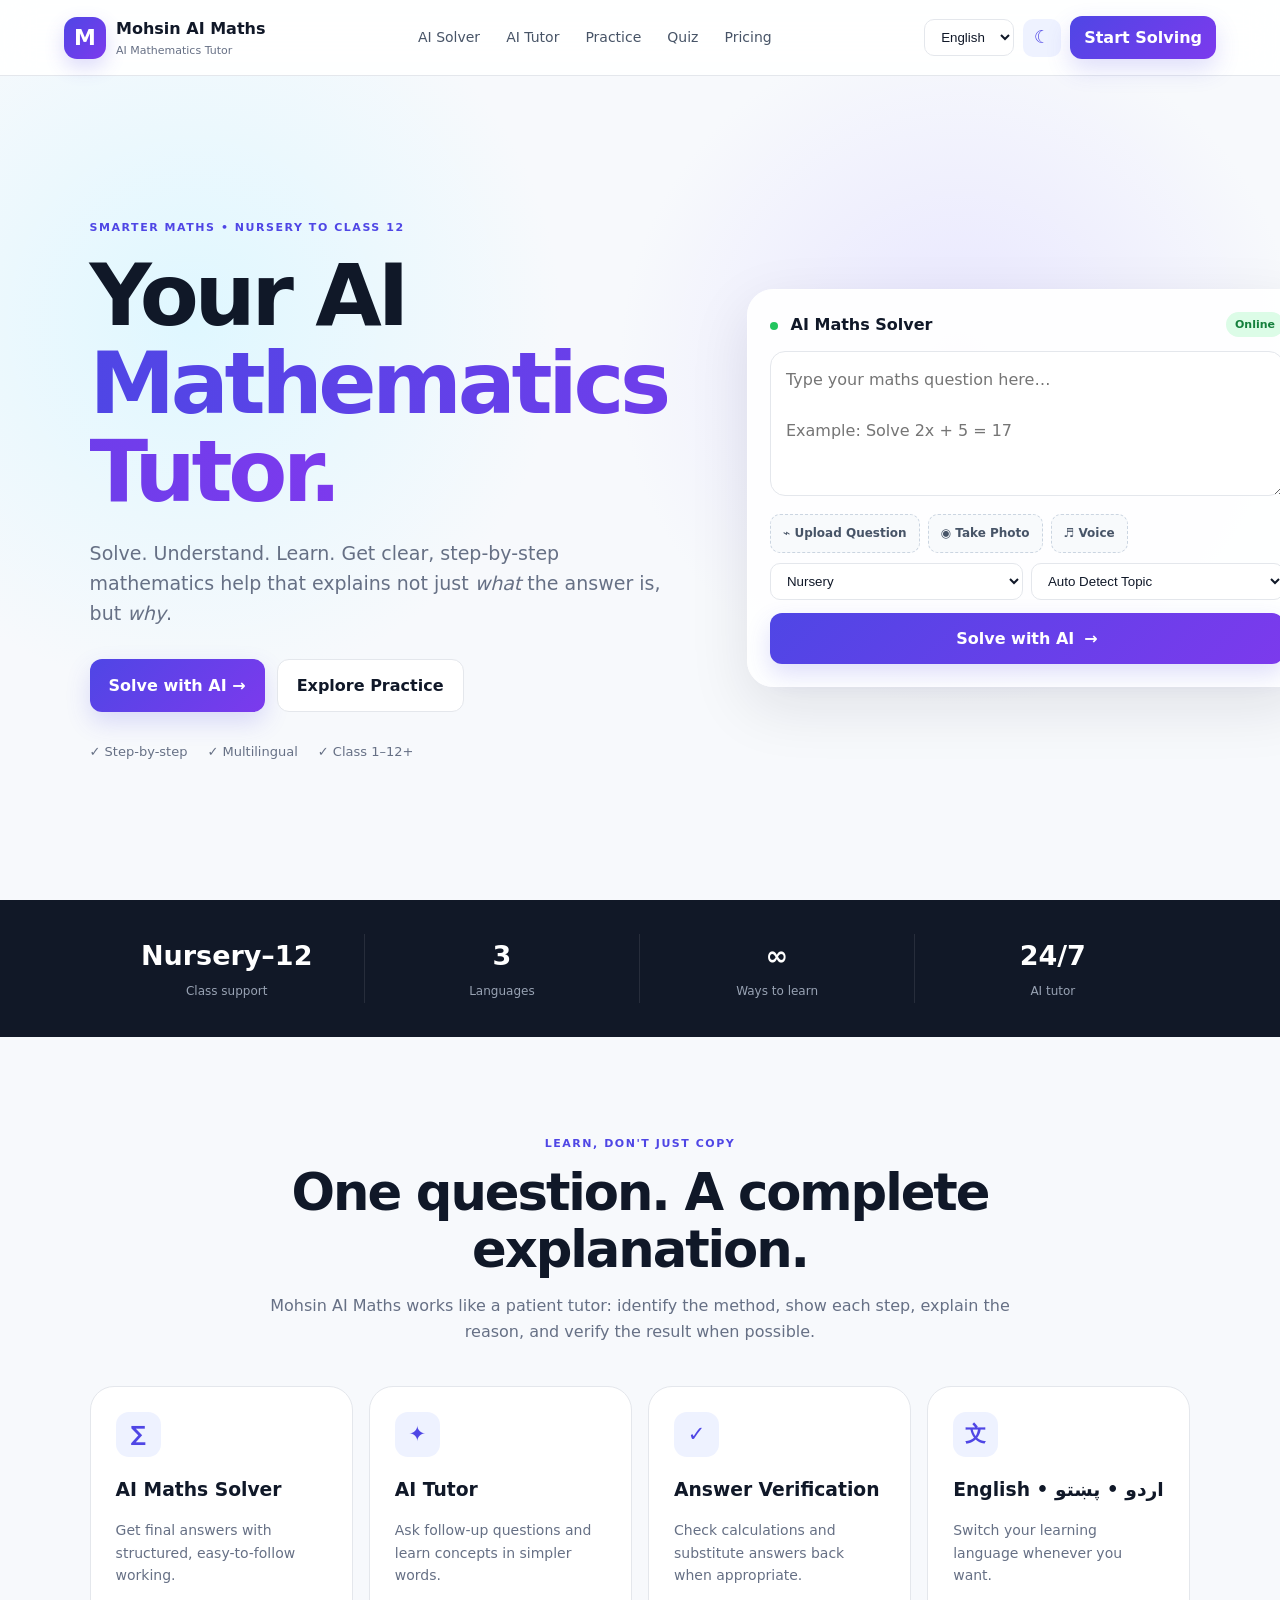
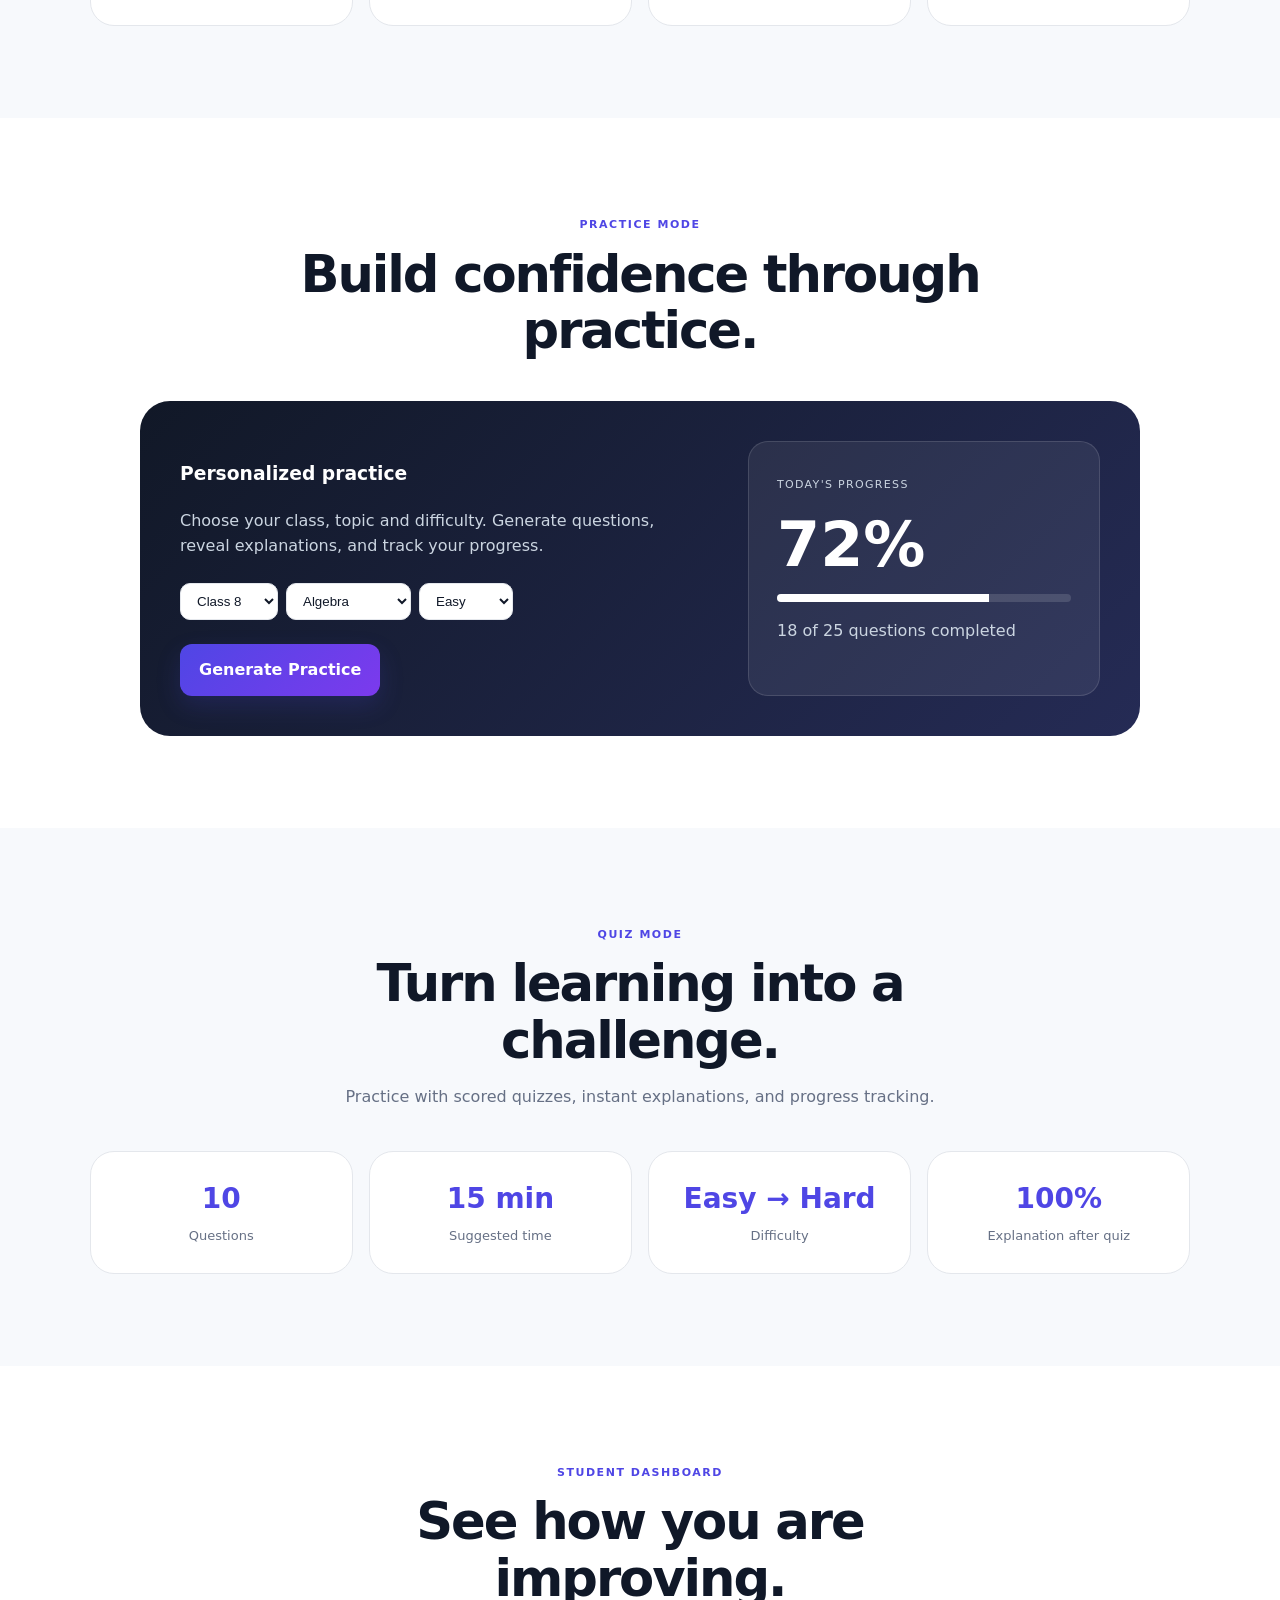
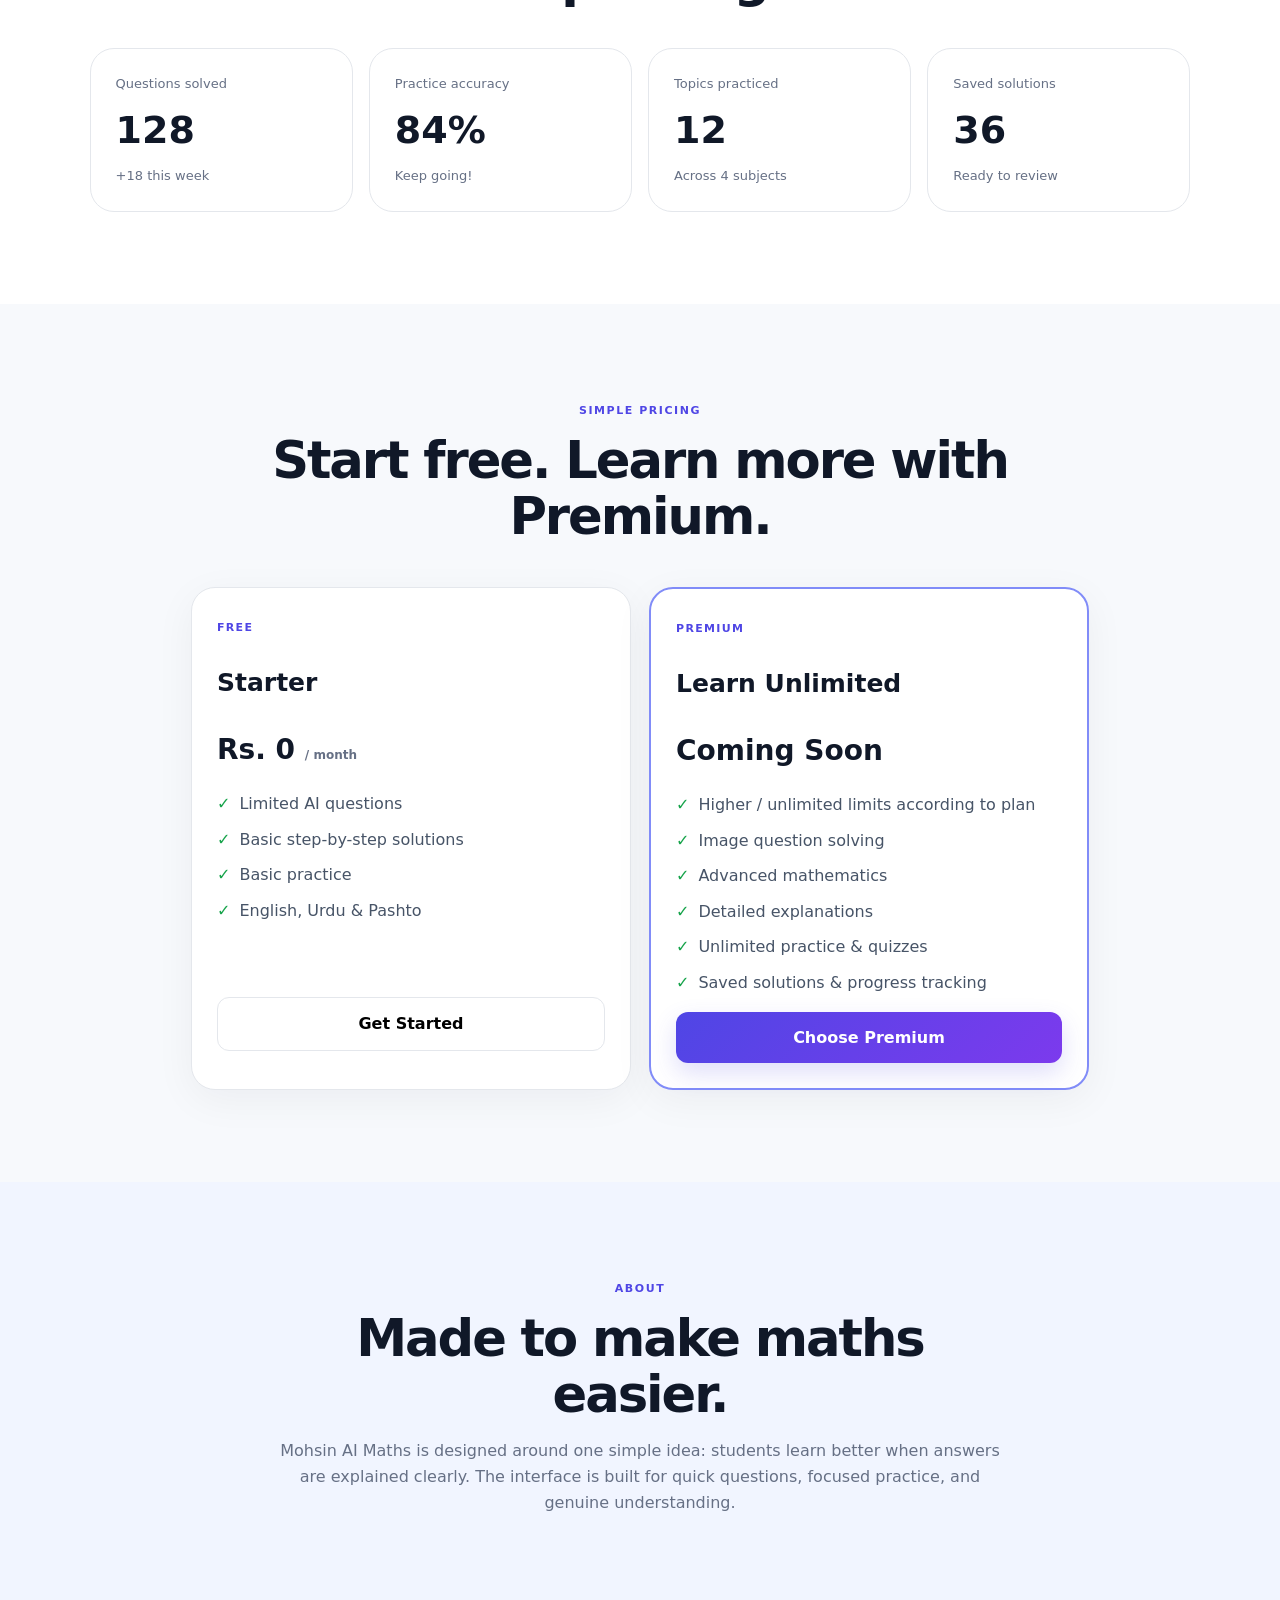
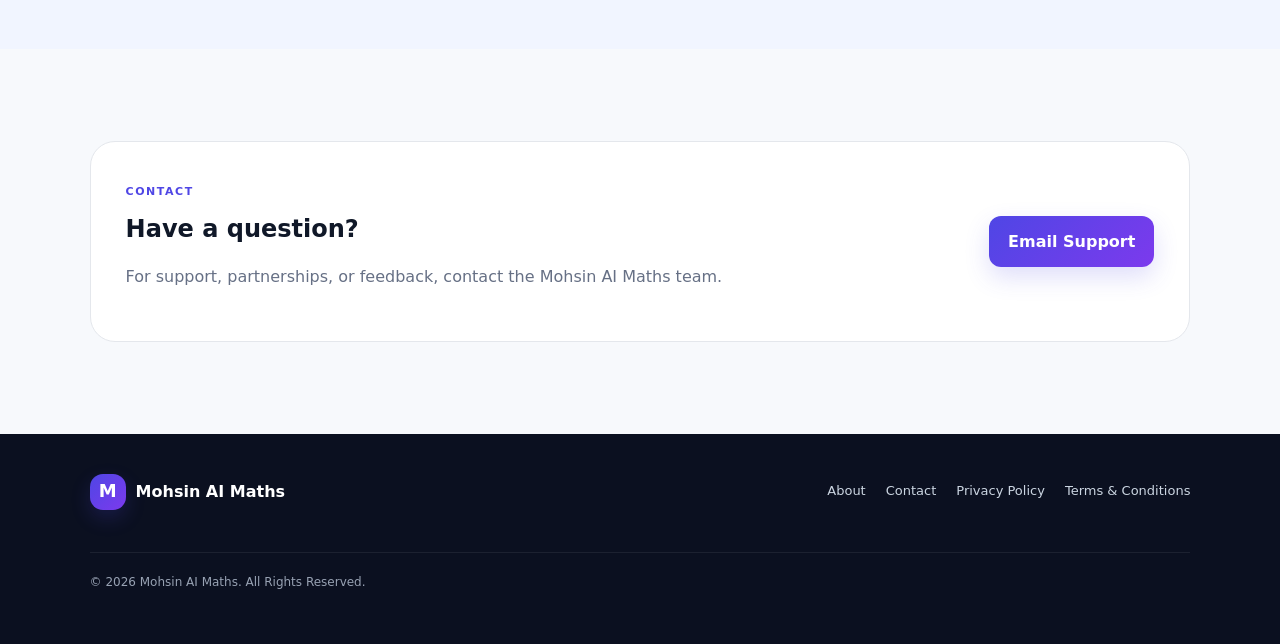
<file: index.html>
<!doctype html>
<html lang="en">
<head>
  <meta charset="utf-8">
  <meta name="viewport" content="width=device-width, initial-scale=1">
  <meta name="description" content="Mohsin AI Maths — an AI mathematics tutor for Nursery to Class 12. Solve, understand, and learn step by step.">
  <title>Mohsin AI Maths — Solve. Understand. Learn.</title>
  <link rel="icon" href="assets/logo.svg">
  <link rel="stylesheet" href="styles.css">
</head>
<body>
  <header class="topbar">
    <a class="brand" href="#home" aria-label="Mohsin AI Maths home">
      <span class="logo">M</span><span><b>Mohsin AI Maths</b><small>AI Mathematics Tutor</small></span>
    </a>
    <nav class="nav" aria-label="Main navigation">
      <a href="#solver">AI Solver</a><a href="#tutor">AI Tutor</a><a href="#practice">Practice</a><a href="#quiz">Quiz</a><a href="#pricing">Pricing</a>
    </nav>
    <div class="actions">
      <select id="lang" aria-label="Language"><option value="en">English</option><option value="ur">اردو</option><option value="ps">پښتو</option></select>
      <button class="icon-btn" id="themeBtn" aria-label="Toggle dark mode">☾</button>
      <a class="btn btn-primary small" href="#solver">Start Solving</a>
    </div>
  </header>

  <main id="home">
    <section class="hero section">
      <div class="hero-copy">
        <span class="eyebrow">SMARTER MATHS • NURSERY TO CLASS 12</span>
        <h1>Your AI<br><span>Mathematics Tutor.</span></h1>
        <p>Solve. Understand. Learn. Get clear, step-by-step mathematics help that explains not just <em>what</em> the answer is, but <em>why</em>.</p>
        <div class="hero-buttons"><a class="btn btn-primary" href="#solver">Solve with AI →</a><a class="btn btn-ghost" href="#practice">Explore Practice</a></div>
        <div class="trust"><span>✓ Step-by-step</span><span>✓ Multilingual</span><span>✓ Class 1–12+</span></div>
      </div>
      <div class="solver-card" id="solver">
        <div class="card-head"><div><span class="status-dot"></span> AI Maths Solver</div><span class="pill">Online</span></div>
        <textarea id="question" placeholder="Type your maths question here…&#10;&#10;Example: Solve 2x + 5 = 17"></textarea>
        <div class="input-row">
          <label class="upload"><input id="imageInput" type="file" accept="image/*">⌁ Upload Question</label>
          <button id="cameraBtn" class="tool-btn">◉ Take Photo</button>
          <button id="voiceBtn" class="tool-btn">♬ Voice</button>
        </div>
        <div id="imagePreview" class="preview hidden"></div>
        <div class="solver-options"><select id="classSelect"><option>Nursery</option><option>Class 1</option><option>Class 2</option><option>Class 3</option><option>Class 4</option><option>Class 5</option><option>Class 6</option><option>Class 7</option><option>Class 8</option><option>Class 9</option><option>Class 10</option><option>Class 11</option><option>Class 12</option></select><select id="topicSelect"><option>Auto Detect Topic</option><option>Arithmetic</option><option>Fractions</option><option>Algebra</option><option>Geometry</option><option>Trigonometry</option><option>Statistics</option><option>Probability</option><option>Matrices</option><option>Calculus</option><option>Word Problems</option></select></div>
        <button id="solveBtn" class="btn btn-primary solve">Solve with AI <span>→</span></button>
        <div id="result" class="result hidden"></div>
      </div>
    </section>

    <section class="stats"><div><b>Nursery–12</b><span>Class support</span></div><div><b>3</b><span>Languages</span></div><div><b>∞</b><span>Ways to learn</span></div><div><b>24/7</b><span>AI tutor</span></div></section>

    <section class="section" id="tutor">
      <div class="section-title"><span class="eyebrow">LEARN, DON'T JUST COPY</span><h2>One question. A complete explanation.</h2><p>Mohsin AI Maths works like a patient tutor: identify the method, show each step, explain the reason, and verify the result when possible.</p></div>
      <div class="feature-grid">
        <article><div class="feature-icon">∑</div><h3>AI Maths Solver</h3><p>Get final answers with structured, easy-to-follow working.</p></article>
        <article><div class="feature-icon">✦</div><h3>AI Tutor</h3><p>Ask follow-up questions and learn concepts in simpler words.</p></article>
        <article><div class="feature-icon">✓</div><h3>Answer Verification</h3><p>Check calculations and substitute answers back when appropriate.</p></article>
        <article><div class="feature-icon">文</div><h3>English • اردو • پښتو</h3><p>Switch your learning language whenever you want.</p></article>
      </div>
    </section>

    <section class="section alt" id="practice">
      <div class="section-title"><span class="eyebrow">PRACTICE MODE</span><h2>Build confidence through practice.</h2></div>
      <div class="practice-panel"><div><h3>Personalized practice</h3><p>Choose your class, topic and difficulty. Generate questions, reveal explanations, and track your progress.</p><div class="controls"><select><option>Class 8</option><option>Class 9</option><option>Class 10</option><option>Class 11</option><option>Class 12</option></select><select><option>Algebra</option><option>Fractions</option><option>Geometry</option><option>Trigonometry</option></select><select><option>Easy</option><option>Medium</option><option>Hard</option></select></div><button class="btn btn-primary" id="practiceBtn">Generate Practice</button></div><div class="practice-preview"><span class="mini-label">TODAY'S PROGRESS</span><strong>72%</strong><div class="progress"><i></i></div><p>18 of 25 questions completed</p></div></div>
    </section>

    <section class="section" id="quiz">
      <div class="section-title"><span class="eyebrow">QUIZ MODE</span><h2>Turn learning into a challenge.</h2><p>Practice with scored quizzes, instant explanations, and progress tracking.</p></div>
      <div class="quiz-grid"><div class="quiz-card"><b>10</b><span>Questions</span></div><div class="quiz-card"><b>15 min</b><span>Suggested time</span></div><div class="quiz-card"><b>Easy → Hard</b><span>Difficulty</span></div><div class="quiz-card"><b>100%</b><span>Explanation after quiz</span></div></div>
    </section>

    <section class="section alt" id="dashboard">
      <div class="section-title"><span class="eyebrow">STUDENT DASHBOARD</span><h2>See how you are improving.</h2></div>
      <div class="dashboard-grid"><div class="dash-card"><span>Questions solved</span><b>128</b><small>+18 this week</small></div><div class="dash-card"><span>Practice accuracy</span><b>84%</b><small>Keep going!</small></div><div class="dash-card"><span>Topics practiced</span><b>12</b><small>Across 4 subjects</small></div><div class="dash-card"><span>Saved solutions</span><b>36</b><small>Ready to review</small></div></div>
    </section>

    <section class="section" id="pricing">
      <div class="section-title"><span class="eyebrow">SIMPLE PRICING</span><h2>Start free. Learn more with Premium.</h2></div>
      <div class="pricing-grid">
        <article class="price-card"><span class="plan">FREE</span><h3>Starter</h3><div class="price">Rs. 0 <small>/ month</small></div><ul><li>Limited AI questions</li><li>Basic step-by-step solutions</li><li>Basic practice</li><li>English, Urdu & Pashto</li></ul><button class="btn btn-ghost">Get Started</button></article>
        <article class="price-card featured"><span class="plan">PREMIUM</span><h3>Learn Unlimited</h3><div class="price">Coming Soon</div><ul><li>Higher / unlimited limits according to plan</li><li>Image question solving</li><li>Advanced mathematics</li><li>Detailed explanations</li><li>Unlimited practice & quizzes</li><li>Saved solutions & progress tracking</li></ul><button class="btn btn-primary">Choose Premium</button></article>
      </div>
    </section>

    <section class="section about" id="about"><div class="section-title"><span class="eyebrow">ABOUT</span><h2>Made to make maths easier.</h2><p>Mohsin AI Maths is designed around one simple idea: students learn better when answers are explained clearly. The interface is built for quick questions, focused practice, and genuine understanding.</p></div></section>
    <section class="section contact" id="contact"><div class="contact-card"><div><span class="eyebrow">CONTACT</span><h2>Have a question?</h2><p>For support, partnerships, or feedback, contact the Mohsin AI Maths team.</p></div><a class="btn btn-primary" href="mailto:hello@mohsinaimaths.example">Email Support</a></div></section>
  </main>

  <footer><div class="footer-brand"><span class="logo">M</span><b>Mohsin AI Maths</b></div><div class="footer-links"><a href="#about">About</a><a href="#contact">Contact</a><a href="privacy.html">Privacy Policy</a><a href="terms.html">Terms & Conditions</a></div><p>© 2026 Mohsin AI Maths. All Rights Reserved.</p></footer>
  <script src="app.js"></script>
</body>
</html>
</file>
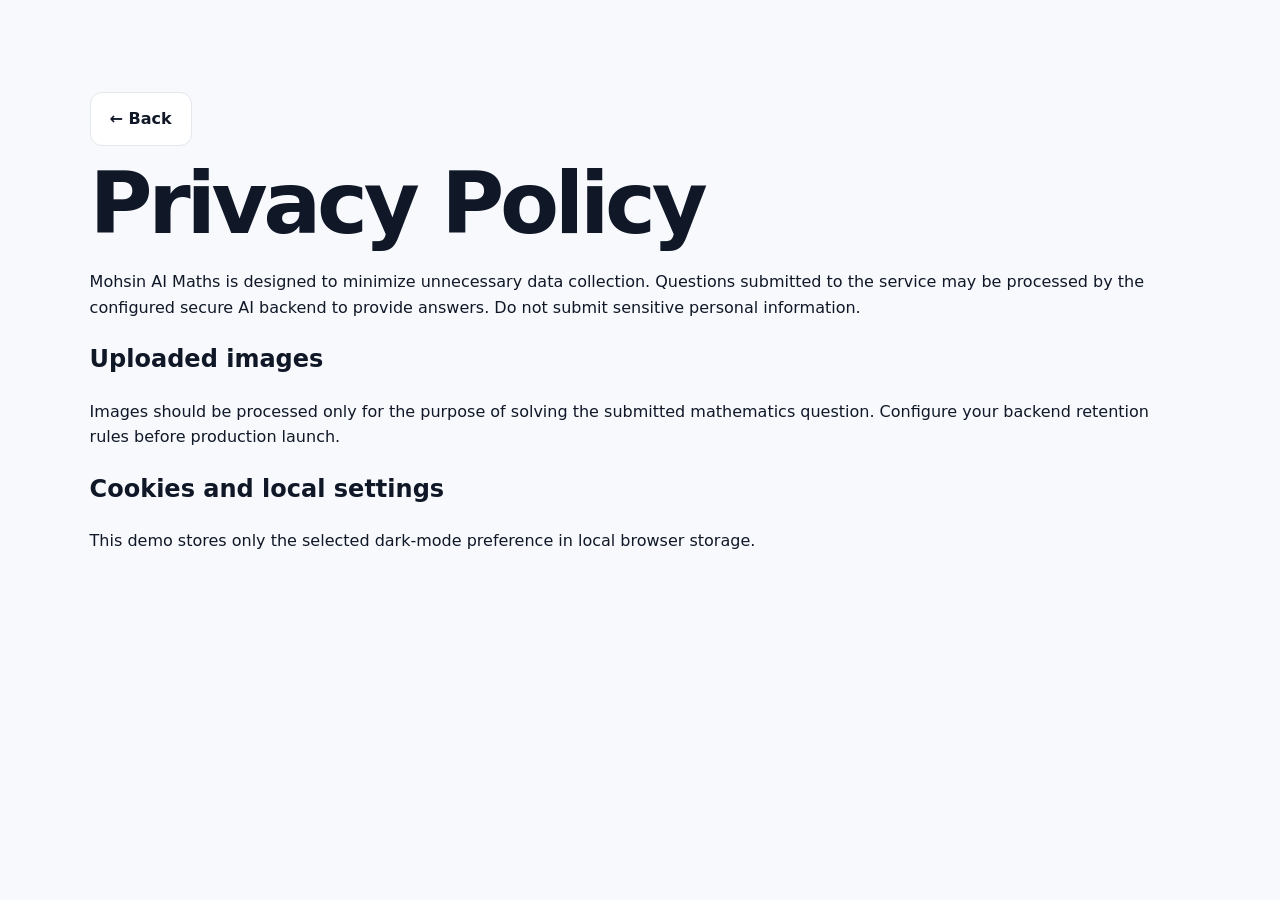
<file: privacy.html>
<!doctype html><html><head><meta charset="utf-8"><meta name="viewport" content="width=device-width,initial-scale=1"><title>Privacy Policy — Mohsin AI Maths</title><link rel="stylesheet" href="styles.css"></head><body><main class="section"><a class="btn btn-ghost" href="index.html">← Back</a><h1>Privacy Policy</h1><p>Mohsin AI Maths is designed to minimize unnecessary data collection. Questions submitted to the service may be processed by the configured secure AI backend to provide answers. Do not submit sensitive personal information.</p><h2>Uploaded images</h2><p>Images should be processed only for the purpose of solving the submitted mathematics question. Configure your backend retention rules before production launch.</p><h2>Cookies and local settings</h2><p>This demo stores only the selected dark-mode preference in local browser storage.</p></main></body></html>
</file>
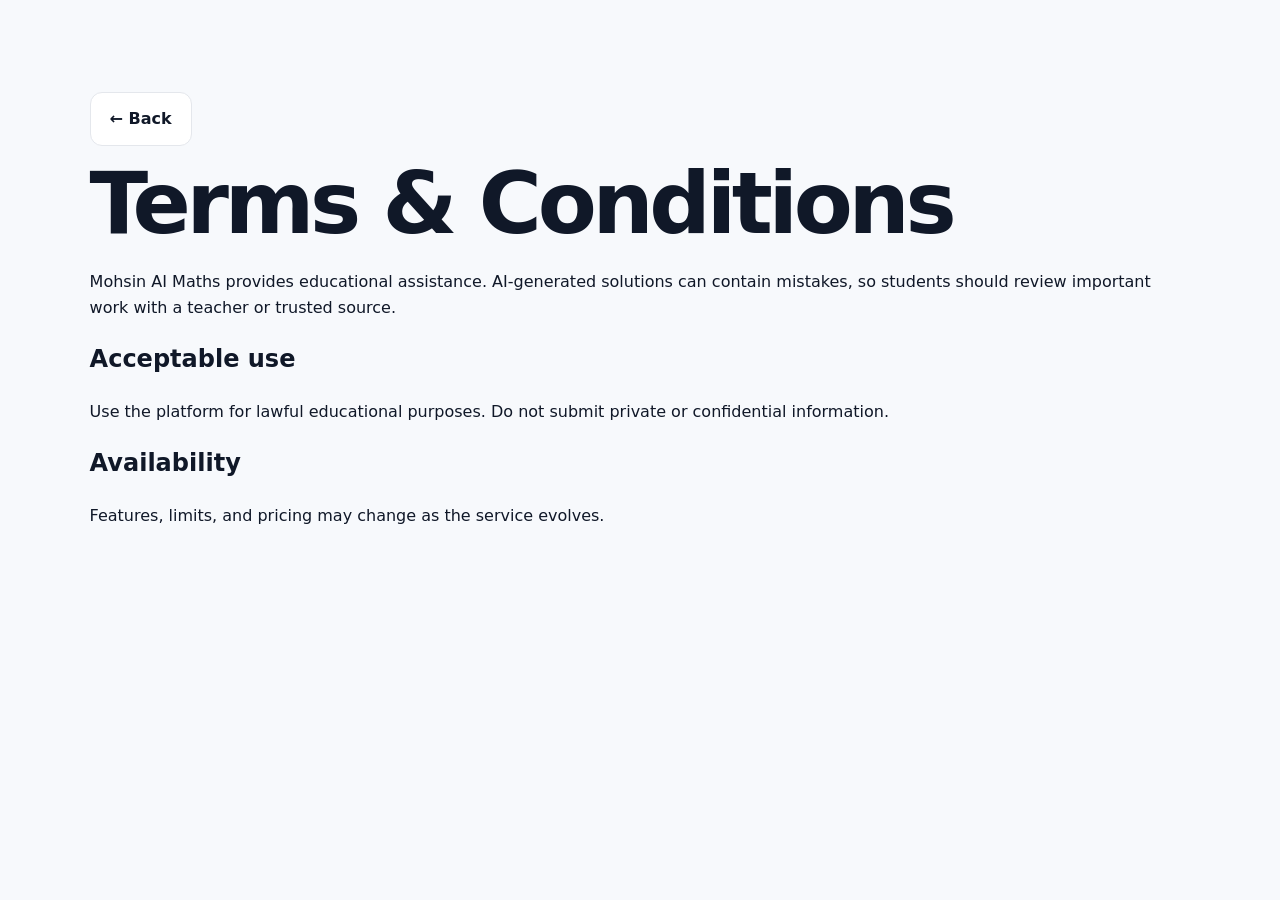
<file: terms.html>
<!doctype html><html><head><meta charset="utf-8"><meta name="viewport" content="width=device-width,initial-scale=1"><title>Terms & Conditions — Mohsin AI Maths</title><link rel="stylesheet" href="styles.css"></head><body><main class="section"><a class="btn btn-ghost" href="index.html">← Back</a><h1>Terms & Conditions</h1><p>Mohsin AI Maths provides educational assistance. AI-generated solutions can contain mistakes, so students should review important work with a teacher or trusted source.</p><h2>Acceptable use</h2><p>Use the platform for lawful educational purposes. Do not submit private or confidential information.</p><h2>Availability</h2><p>Features, limits, and pricing may change as the service evolves.</p></main></body></html>
</file>
<file: styles.css>
:root{--bg:#f7f9fc;--card:#fff;--text:#101828;--muted:#667085;--line:#e4e7ec;--primary:#4f46e5;--primary2:#7c3aed;--soft:#eef2ff;--shadow:0 20px 60px rgba(16,24,40,.10);--radius:24px}*{box-sizing:border-box}html{scroll-behavior:smooth}body{margin:0;font-family:Inter,ui-sans-serif,system-ui,-apple-system,BlinkMacSystemFont,"Segoe UI",sans-serif;color:var(--text);background:var(--bg);line-height:1.6}a{text-decoration:none;color:inherit}.topbar{height:76px;display:flex;align-items:center;justify-content:space-between;padding:0 5%;position:sticky;top:0;z-index:20;background:rgba(255,255,255,.88);backdrop-filter:blur(18px);border-bottom:1px solid var(--line)}.brand{display:flex;align-items:center;gap:10px}.brand b{display:block;font-size:16px}.brand small{display:block;color:var(--muted);font-size:11px}.logo{display:grid;place-items:center;width:42px;height:42px;border-radius:13px;color:white;font-weight:900;font-size:22px;background:linear-gradient(135deg,var(--primary),var(--primary2));box-shadow:0 8px 20px #4f46e533}.nav{display:flex;gap:26px;font-size:14px;color:#475467}.nav a:hover{color:var(--primary)}.actions{display:flex;align-items:center;gap:9px}.actions select,.solver-options select,.controls select{border:1px solid var(--line);background:var(--card);padding:9px 12px;border-radius:10px;color:var(--text)}button,.btn{font:inherit;border:0;cursor:pointer}.btn{display:inline-flex;align-items:center;justify-content:center;gap:10px;padding:13px 19px;border-radius:12px;font-weight:700;transition:.2s transform,.2s box-shadow}.btn:hover{transform:translateY(-2px)}.btn-primary{color:#fff;background:linear-gradient(135deg,var(--primary),var(--primary2));box-shadow:0 10px 24px #4f46e52e}.btn-ghost{background:var(--card);border:1px solid var(--line)}.small{padding:9px 14px}.icon-btn{width:38px;height:38px;border-radius:10px;background:var(--soft);color:var(--primary);font-size:18px}.section{padding:92px 7%;max-width:1280px;margin:auto}.hero{max-width:none;display:grid;grid-template-columns:1fr 560px;gap:80px;align-items:center;min-height:calc(100vh - 76px);background:radial-gradient(circle at 75% 35%,#e7e5ff 0,transparent 31%),radial-gradient(circle at 15% 30%,#dff7ff 0,transparent 30%)}.eyebrow{font-size:11px;font-weight:800;letter-spacing:.14em;color:var(--primary)}h1{font-size:clamp(50px,7vw,86px);line-height:1.02;letter-spacing:-.05em;margin:14px 0 22px}h1 span{background:linear-gradient(90deg,var(--primary),var(--primary2));-webkit-background-clip:text;color:transparent}.hero-copy p{max-width:650px;color:var(--muted);font-size:19px}.hero-buttons{display:flex;gap:12px;margin:30px 0}.trust{display:flex;gap:20px;color:#667085;font-size:13px}.solver-card{background:rgba(255,255,255,.94);border:1px solid #fff;box-shadow:var(--shadow);border-radius:26px;padding:22px}.card-head{display:flex;justify-content:space-between;font-weight:800;margin-bottom:14px}.status-dot{display:inline-block;width:8px;height:8px;background:#22c55e;border-radius:50%;margin-right:7px}.pill{font-size:11px;color:#15803d;background:#dcfce7;border-radius:999px;padding:4px 9px}.solver-card textarea{width:100%;height:145px;resize:vertical;border:1px solid var(--line);border-radius:15px;padding:15px;font:inherit;outline:none}.solver-card textarea:focus{border-color:#a5b4fc;box-shadow:0 0 0 4px #4f46e511}.input-row{display:flex;gap:8px;margin:10px 0;flex-wrap:wrap}.upload,.tool-btn{border:1px dashed #cbd5e1;background:#f8fafc;padding:9px 12px;border-radius:10px;font-size:12px;font-weight:700;color:#475467;cursor:pointer}.upload input{display:none}.solver-options{display:grid;grid-template-columns:1fr 1fr;gap:8px;margin:10px 0}.solve{width:100%;margin-top:3px}.result{margin-top:16px;background:#f8faff;border:1px solid #dfe5ff;border-radius:15px;padding:16px}.result h4{margin:0 0 7px}.result .answer{font-size:22px;font-weight:900;color:var(--primary)}.result ol{padding-left:22px;margin-bottom:8px}.hidden{display:none}.preview img{max-width:100%;max-height:180px;border-radius:12px;margin:4px 0 10px}.stats{display:grid;grid-template-columns:repeat(4,1fr);background:#111827;color:white;padding:34px 7%;text-align:center}.stats div{border-right:1px solid #ffffff18}.stats div:last-child{border:0}.stats b{display:block;font-size:27px}.stats span{color:#98a2b3;font-size:12px}.section-title{text-align:center;max-width:750px;margin:0 auto 42px}.section-title h2{font-size:clamp(34px,4vw,52px);letter-spacing:-.04em;line-height:1.1;margin:10px 0 15px}.section-title p{color:var(--muted)}.feature-grid{display:grid;grid-template-columns:repeat(4,1fr);gap:16px}.feature-grid article,.quiz-card,.dash-card,.price-card{background:var(--card);border:1px solid var(--line);border-radius:var(--radius);padding:25px}.feature-icon{width:45px;height:45px;border-radius:13px;background:var(--soft);color:var(--primary);display:grid;place-items:center;font-weight:900;font-size:21px}.feature-grid h3{margin:18px 0 5px}.feature-grid p{color:var(--muted);font-size:14px}.alt{max-width:none;background:#fff}.practice-panel{max-width:1000px;margin:auto;background:linear-gradient(135deg,#111827,#252b55);color:#fff;border-radius:30px;padding:40px;display:grid;grid-template-columns:1.5fr 1fr;gap:40px}.practice-panel p{color:#cbd5e1}.controls{display:flex;gap:8px;margin:24px 0}.practice-preview{background:#ffffff12;border:1px solid #ffffff20;border-radius:20px;padding:28px}.practice-preview strong{font-size:62px;display:block}.mini-label{font-size:11px;letter-spacing:.12em;color:#cbd5e1}.progress{height:8px;background:#ffffff22;border-radius:20px;overflow:hidden}.progress i{display:block;width:72%;height:100%;background:#fff}.quiz-grid,.dashboard-grid{display:grid;grid-template-columns:repeat(4,1fr);gap:16px}.quiz-card{text-align:center}.quiz-card b{display:block;font-size:28px;color:var(--primary)}.quiz-card span{font-size:13px;color:var(--muted)}.dash-card span,.dash-card small{display:block;color:var(--muted);font-size:13px}.dash-card b{display:block;font-size:38px;margin:5px 0}.pricing-grid{display:grid;grid-template-columns:repeat(2,minmax(280px,440px));justify-content:center;gap:18px}.price-card{box-shadow:0 10px 40px rgba(16,24,40,.05)}.price-card.featured{border:2px solid #818cf8;position:relative}.plan{font-size:11px;font-weight:900;letter-spacing:.12em;color:var(--primary)}.price-card h3{font-size:25px}.price{font-size:28px;font-weight:900;margin:18px 0}.price small{font-size:12px;color:var(--muted)}.price-card ul{list-style:none;padding:0;color:#475467;min-height:190px}.price-card li{margin:10px 0}.price-card li:before{content:"✓";color:#16a34a;font-weight:900;margin-right:9px}.price-card .btn{width:100%}.about{background:#f1f5ff}.contact-card{display:flex;align-items:center;justify-content:space-between;gap:30px;background:var(--card);border:1px solid var(--line);border-radius:25px;padding:35px}.contact-card h2{margin:7px 0}.contact-card p{color:var(--muted)}footer{background:#0b1020;color:white;padding:40px 7%;display:flex;align-items:center;gap:30px;flex-wrap:wrap}.footer-brand{display:flex;align-items:center;gap:10px}.footer-brand .logo{width:36px;height:36px;font-size:18px}.footer-links{display:flex;gap:20px;margin-left:auto;color:#cbd5e1;font-size:13px}.footer-links a:hover{color:white}footer p{width:100%;color:#98a2b3;font-size:12px;border-top:1px solid #ffffff12;padding-top:20px}@media(max-width:980px){.nav{display:none}.hero{grid-template-columns:1fr;gap:30px}.hero-copy{text-align:center}.hero-copy p{margin:auto}.hero-buttons,.trust{justify-content:center}.feature-grid{grid-template-columns:1fr 1fr}.stats{grid-template-columns:1fr 1fr;gap:20px}.stats div:nth-child(2){border:0}.practice-panel{grid-template-columns:1fr}.quiz-grid,.dashboard-grid{grid-template-columns:1fr 1fr}}@media(max-width:600px){.topbar{padding:0 4%;}.actions .btn{display:none}.brand small{display:none}.section{padding:65px 5%}h1{font-size:50px}.hero-copy p{font-size:16px}.hero-buttons{flex-direction:column}.trust{flex-wrap:wrap}.feature-grid,.pricing-grid{grid-template-columns:1fr}.solver-options,.controls{grid-template-columns:1fr;display:grid}.practice-panel{padding:25px}.quiz-grid,.dashboard-grid{grid-template-columns:1fr 1fr}.contact-card{display:block}.contact-card .btn{margin-top:10px}.footer-links{margin-left:0;flex-wrap:wrap}.stats{padding:28px 5%}}body.dark{--bg:#0b1020;--card:#111827;--text:#f8fafc;--muted:#aab4c3;--line:#263149}.dark .topbar{background:rgba(11,16,32,.9)}.dark .solver-card,.dark .upload,.dark .tool-btn,.dark .solver-card textarea,.dark .actions select,.dark .solver-options select,.dark .controls select{background:#111827;color:var(--text);border-color:var(--line)}.dark .alt{background:#0f1526}.dark .about{background:#11182c}.dark .result{background:#101a35}
</file>
